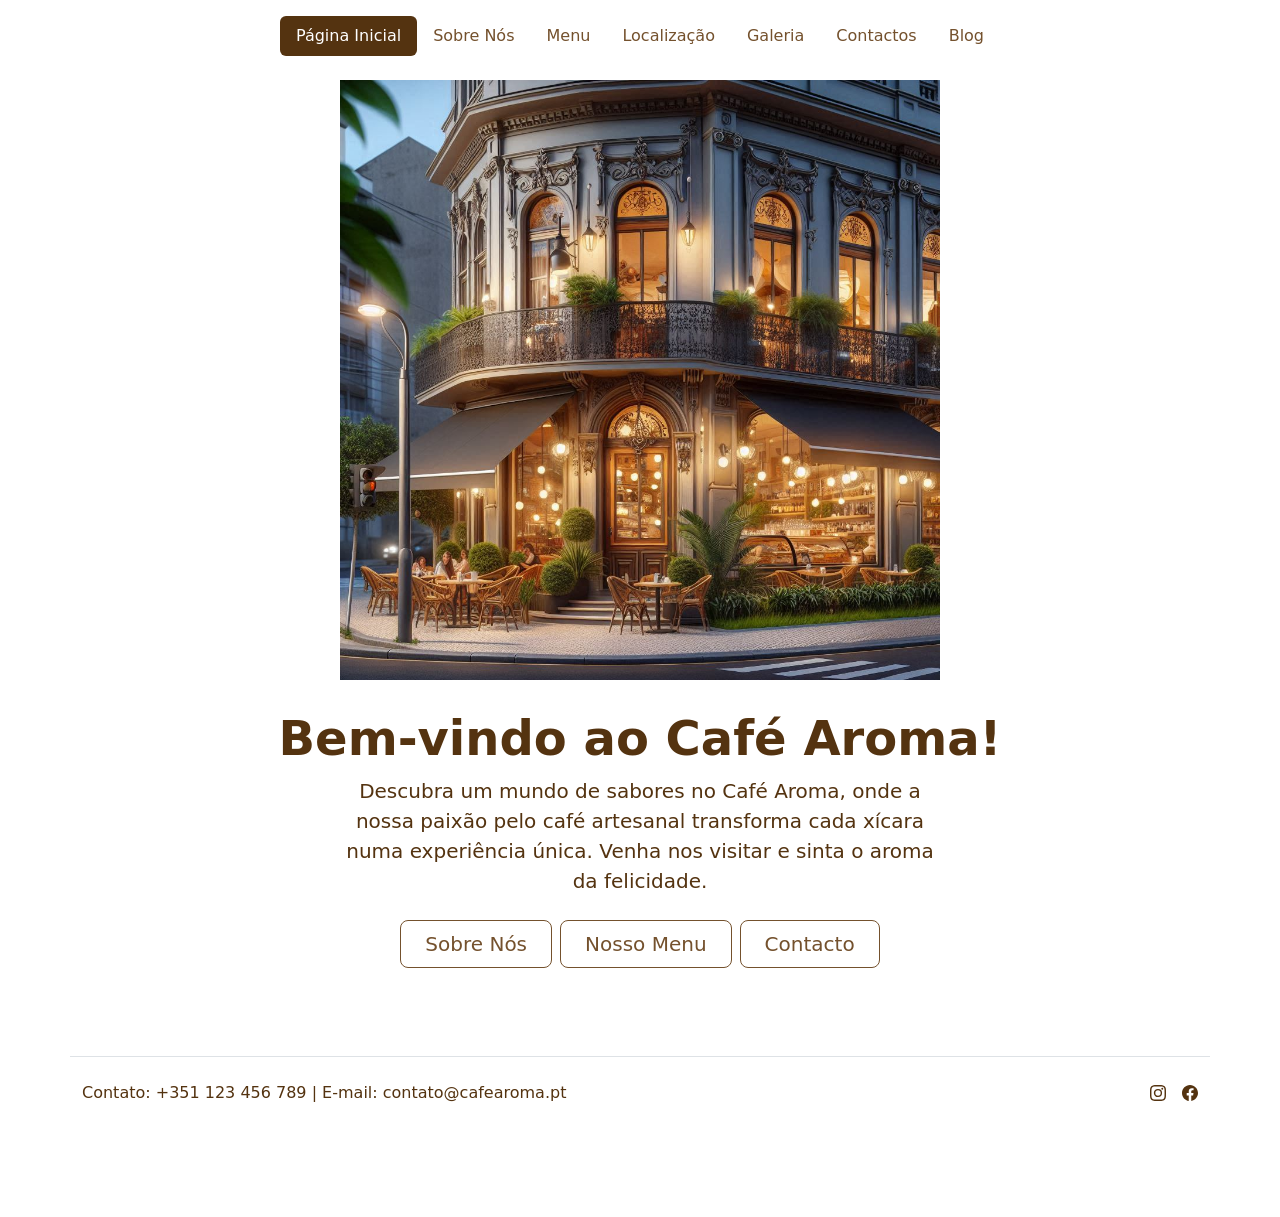
<file: index.html>
<!DOCTYPE html>
<html lang="pt">

<head>
    <meta charset="UTF-8">
    <meta name="viewport" content="width=device-width, initial-scale=1.0">
    <title>Café Aroma – Website de Cafetaria Artesanal</title>
    <link href="https://cdn.jsdelivr.net/npm/bootstrap@5.3.3/dist/css/bootstrap.min.css" rel="stylesheet" integrity="sha384-QWTKZyjpPEjISv5WaRU9OFeRpok6YctnYmDr5pNlyT2bRjXh0JMhjY6hW+ALEwIH" crossorigin="anonymous">
    <link rel="stylesheet" href="./style.css">
</head>

<body>
<section id="navbar">
    <div class="container">
        <header class="d-flex justify-content-center py-3">
          <ul class="nav nav-pills">
            <li class="nav-item"><a href="#" class="nav-link active" aria-current="page">Página Inicial</a></li>
            <li class="nav-item"><a href="about.html" class="nav-link">Sobre Nós</a></li>
            <li class="nav-item"><a href="menu.html" class="nav-link">Menu</a></li>
            <li class="nav-item"><a href="Location.html" class="nav-link">Localização</a></li>
            <li class="nav-item"><a href="gallery.html" class="nav-link">Galeria</a></li>
            <li class="nav-item"><a href="contacts.html" class="nav-link">Contactos</a></li>
            <li class="nav-item"><a href="blog.html" class="nav-link">Blog</a></li>
          </ul>
        </header>
      </div>
</section>

<section id="banner">
    <div class="px-4 pb-5 mt-2 mb-3 text-center">
        <img class="d-block mx-auto mb-4" src="./images/exterior-do-cafe.png" alt="Exterior do café" height="600">
        <h1 class="display-5 fw-bold text-body-emphasis" style="color: #543310 !important;">Bem-vindo ao Café Aroma!</h1>
        <div class="col-lg-6 mx-auto">
          <p class="lead mb-4" style="color: #543310 !important;">Descubra um mundo de sabores no Café Aroma, onde a nossa paixão pelo café artesanal transforma cada xícara numa experiência única. Venha nos visitar e sinta o aroma da felicidade.</p>
          <div class="d-grid gap-2 d-sm-flex justify-content-sm-center">
            <button type="button" class="btn btn-primary btn-lg px-4 gap-3">Sobre Nós</button>
            <button type="button" class="btn btn-outline-secondary btn-lg px-4">Nosso Menu</button>
            <button type="button" class="btn btn-outline-secondary btn-lg px-4">Contacto</button>
          </div>
        </div>
      </div>
</section>

<section id="footer">
    <div class="container">
        <footer class="pb-5">
          <div class="row">
          <div class="d-flex flex-column flex-sm-row justify-content-between py-4 my-4 border-top">
            <p style="color: #543310;">Contato: +351 123 456 789 | E-mail: contato@cafearoma.pt</p>
            <ul class="list-unstyled d-flex">
              <li class="ms-3"><a class="link-body-emphasis" href="#"><svg xmlns="http://www.w3.org/2000/svg" width="16" height="16" fill="#543310" class="bi bi-instagram" viewBox="0 0 16 16">
                <path d="M8 0C5.829 0 5.556.01 4.703.048 3.85.088 3.269.222 2.76.42a3.9 3.9 0 0 0-1.417.923A3.9 3.9 0 0 0 .42 2.76C.222 3.268.087 3.85.048 4.7.01 5.555 0 5.827 0 8.001c0 2.172.01 2.444.048 3.297.04.852.174 1.433.372 1.942.205.526.478.972.923 1.417.444.445.89.719 1.416.923.51.198 1.09.333 1.942.372C5.555 15.99 5.827 16 8 16s2.444-.01 3.298-.048c.851-.04 1.434-.174 1.943-.372a3.9 3.9 0 0 0 1.416-.923c.445-.445.718-.891.923-1.417.197-.509.332-1.09.372-1.942C15.99 10.445 16 10.173 16 8s-.01-2.445-.048-3.299c-.04-.851-.175-1.433-.372-1.941a3.9 3.9 0 0 0-.923-1.417A3.9 3.9 0 0 0 13.24.42c-.51-.198-1.092-.333-1.943-.372C10.443.01 10.172 0 7.998 0zm-.717 1.442h.718c2.136 0 2.389.007 3.232.046.78.035 1.204.166 1.486.275.373.145.64.319.92.599s.453.546.598.92c.11.281.24.705.275 1.485.039.843.047 1.096.047 3.231s-.008 2.389-.047 3.232c-.035.78-.166 1.203-.275 1.485a2.5 2.5 0 0 1-.599.919c-.28.28-.546.453-.92.598-.28.11-.704.24-1.485.276-.843.038-1.096.047-3.232.047s-2.39-.009-3.233-.047c-.78-.036-1.203-.166-1.485-.276a2.5 2.5 0 0 1-.92-.598 2.5 2.5 0 0 1-.6-.92c-.109-.281-.24-.705-.275-1.485-.038-.843-.046-1.096-.046-3.233s.008-2.388.046-3.231c.036-.78.166-1.204.276-1.486.145-.373.319-.64.599-.92s.546-.453.92-.598c.282-.11.705-.24 1.485-.276.738-.034 1.024-.044 2.515-.045zm4.988 1.328a.96.96 0 1 0 0 1.92.96.96 0 0 0 0-1.92m-4.27 1.122a4.109 4.109 0 1 0 0 8.217 4.109 4.109 0 0 0 0-8.217m0 1.441a2.667 2.667 0 1 1 0 5.334 2.667 2.667 0 0 1 0-5.334"/>
              </svg></a></li>
              <li class="ms-3"><a class="link-body-emphasis" href="#"><svg xmlns="http://www.w3.org/2000/svg" width="16" height="16" fill="#543310" class="bi bi-facebook" viewBox="0 0 16 16">
                <path d="M16 8.049c0-4.446-3.582-8.05-8-8.05C3.58 0-.002 3.603-.002 8.05c0 4.017 2.926 7.347 6.75 7.951v-5.625h-2.03V8.05H6.75V6.275c0-2.017 1.195-3.131 3.022-3.131.876 0 1.791.157 1.791.157v1.98h-1.009c-.993 0-1.303.621-1.303 1.258v1.51h2.218l-.354 2.326H9.25V16c3.824-.604 6.75-3.934 6.75-7.951"/>
              </svg></a></li>
            </ul>
          </div>
          </div>
        </footer>
      </div>
</section>
</body>
</html>
</file>
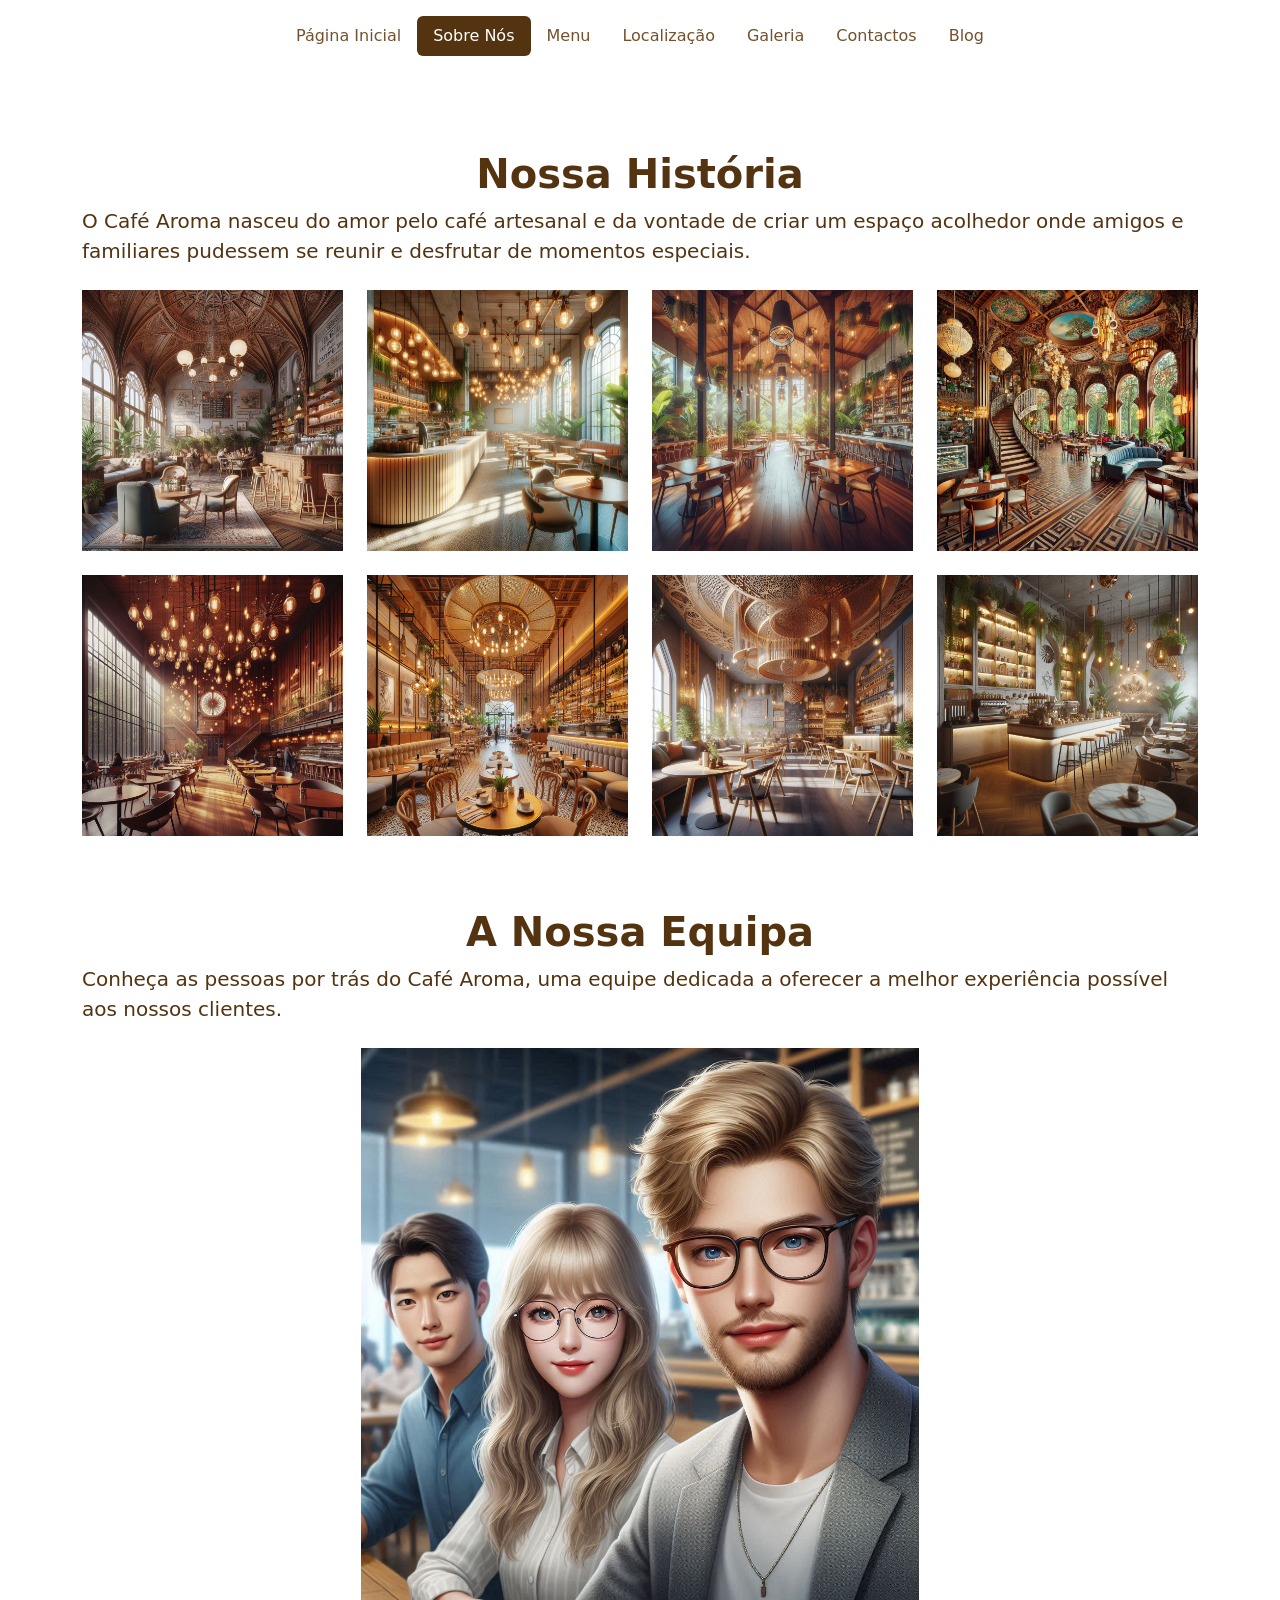
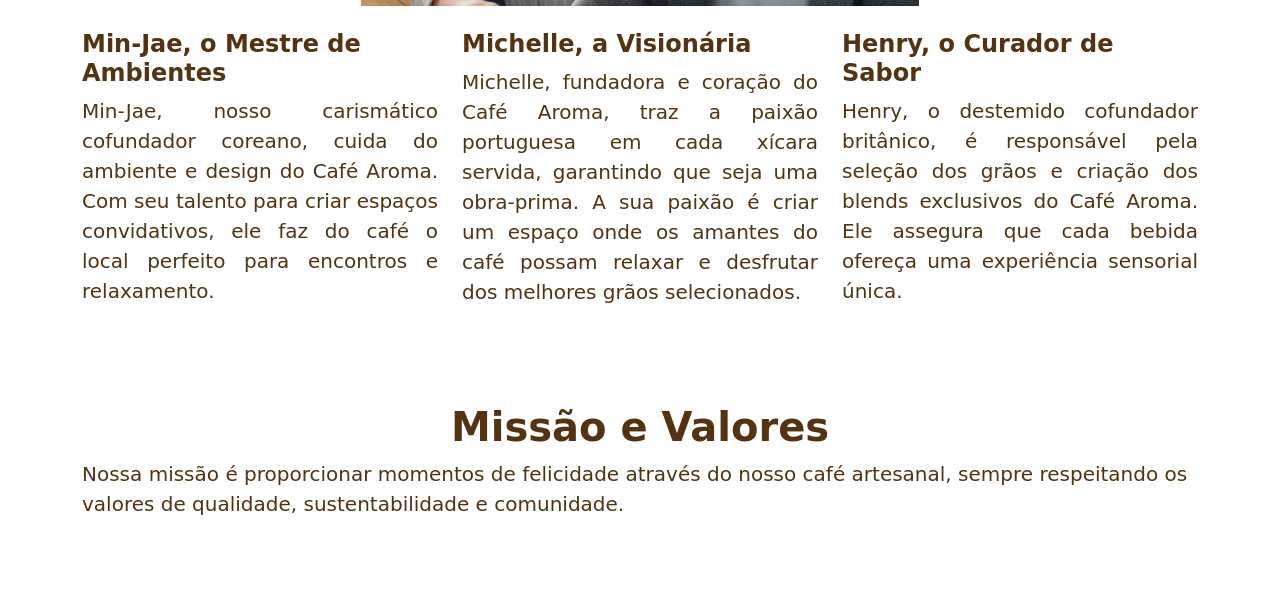
<file: about.html>
<!DOCTYPE html>
<html lang="pt">

<head>
    <meta charset="UTF-8">
    <meta name="viewport" content="width=device-width, initial-scale=1.0">
    <title>Sobre Nós</title>
    <link href="https://cdn.jsdelivr.net/npm/bootstrap@5.3.3/dist/css/bootstrap.min.css" rel="stylesheet" integrity="sha384-QWTKZyjpPEjISv5WaRU9OFeRpok6YctnYmDr5pNlyT2bRjXh0JMhjY6hW+ALEwIH" crossorigin="anonymous">
    <link rel="stylesheet" href="./style.css">
</head>

<body>
    <section id="navbar">
        <div class="container">
            <header class="d-flex justify-content-center py-3">
              <ul class="nav nav-pills">
                <li class="nav-item"><a href="index.html" class="nav-link">Página Inicial</a></li>
                <li class="nav-item"><a href="#" class="nav-link active" aria-current="page">Sobre Nós</a></li>
                <li class="nav-item"><a href="menu.html" class="nav-link">Menu</a></li>
                <li class="nav-item"><a href="Location.html" class="nav-link">Localização</a></li>
                <li class="nav-item"><a href="gallery.html" class="nav-link">Galeria</a></li>
                <li class="nav-item"><a href="contacts.html" class="nav-link">Contactos</a></li>
                <li class="nav-item"><a href="blog.html" class="nav-link">Blog</a></li>
              </ul>
            </header>
          </div>
    </section>

    <section class="history py-5">
        <div class="container">
            <!--Introdução-->
            <h1 class="display-6 fw-bold text-body-emphasis" style="color: #543310 !important;">Nossa História</h1>
            <p class="lead mb-4" style="color: #543310 !important;">O Café Aroma nasceu do amor pelo café artesanal e da vontade de criar um espaço acolhedor onde amigos e familiares pudessem se reunir e desfrutar de momentos especiais.</p>
            <!--Imagens do Café-->
            <div class="row">
                <div class="col-md-3 mb-4">
                    <img src="images/interior 1.png" class="img-fluid" alt="Interior 1">
                </div>
                <div class="col-md-3 mb-4">
                    <img src="images/interior 2.png" class="img-fluid" alt="Interior 2">
                </div>
                <div class="col-md-3 mb-4">
                    <img src="images/interior 3.png" class="img-fluid" alt="Interior 3">
                </div>
                <div class="col-md-3 mb-4">
                    <img src="images/interior 4.png" class="img-fluid" alt="Interior 4">
                </div>
                <div class="col-md-3 mb-4">
                    <img src="images/interior 5.png" class="img-fluid" alt="Interior 5">
                </div>
                <div class="col-md-3 mb-4">
                    <img src="images/interior 6.png" class="img-fluid" alt="Interior 6">
                </div>
                <div class="col-md-3 mb-4">
                    <img src="images/interior 7.png" class="img-fluid" alt="Interior 7">
                </div>
                <div class="col-md-3 mb-4">
                    <img src="images/interior 8.png" class="img-fluid" alt="Interior 8">
                </div>
            </div>
            <!--Intro da equipa-->
            <h1 class="display-6 fw-bold text-body-emphasis mt-5" style="color: #543310 !important;">A Nossa Equipa</h1>
            <p class="lead mb-4" style="color: #543310 !important;">Conheça as pessoas por trás do Café Aroma, uma equipe dedicada a oferecer a melhor experiência possível aos nossos clientes.</p>
            <!--Foto da equipa-->
            <div class="row"> 
                <div class="col-12 mb-4"> 
                    <img src="images/us 3.png" class="img-fluid team-image" alt="Equipe do Café Aroma"> 
                </div> 
            </div>
            <!--Textos da equipa-->
            <div class="row">
                <div class="col-md-4 mb-4">
                    <h4 class="display-7 fw-bold text-body-emphasis" style="color: #543310 !important;">Min-Jae, o Mestre de Ambientes</h4>
                    <p class="lead mb-4 text-justify" style="color: #543310 !important;">Min-Jae, nosso carismático cofundador coreano, cuida do ambiente e design do Café Aroma. Com seu talento para criar espaços convidativos, ele faz do café o local perfeito para encontros e relaxamento.</p>
                </div>
                <div class="col-md-4 mb-4">
                    <h4 class="display-7 fw-bold text-body-emphasis" style="color: #543310 !important;">Michelle, a Visionária</h4>
                    <p class="lead mb-4 text-justify" style="color: #543310 !important;">Michelle, fundadora e coração do Café Aroma, traz a paixão portuguesa em cada xícara servida, garantindo que seja uma obra-prima. A sua paixão é criar um espaço onde os amantes do café possam relaxar e desfrutar dos melhores grãos selecionados.</p>
                </div>
                <div class="col-md-4 mb-4">
                    <h4 class="display-7 fw-bold text-body-emphasis" style="color: #543310 !important;">Henry, o Curador de Sabor</h4>
                    <p class="lead mb-4 text-justify" style="color: #543310 !important;">Henry, o destemido cofundador britânico, é responsável pela seleção dos grãos e criação dos blends exclusivos do Café Aroma. Ele assegura que cada bebida ofereça uma experiência sensorial única.</p>
                </div>
            </div>
            <!--Missao e valores-->
            <h1 class="display-6 fw-bold text-body-emphasis mt-5" style="color: #543310 !important;">Missão e Valores</h1>
            <p class="lead mb-4" style="color: #543310 !important;">Nossa missão é proporcionar momentos de felicidade através do nosso café artesanal, sempre respeitando os valores de qualidade, sustentabilidade e comunidade.</p>
        </div>
    </section>




</body>

</html>
</file>
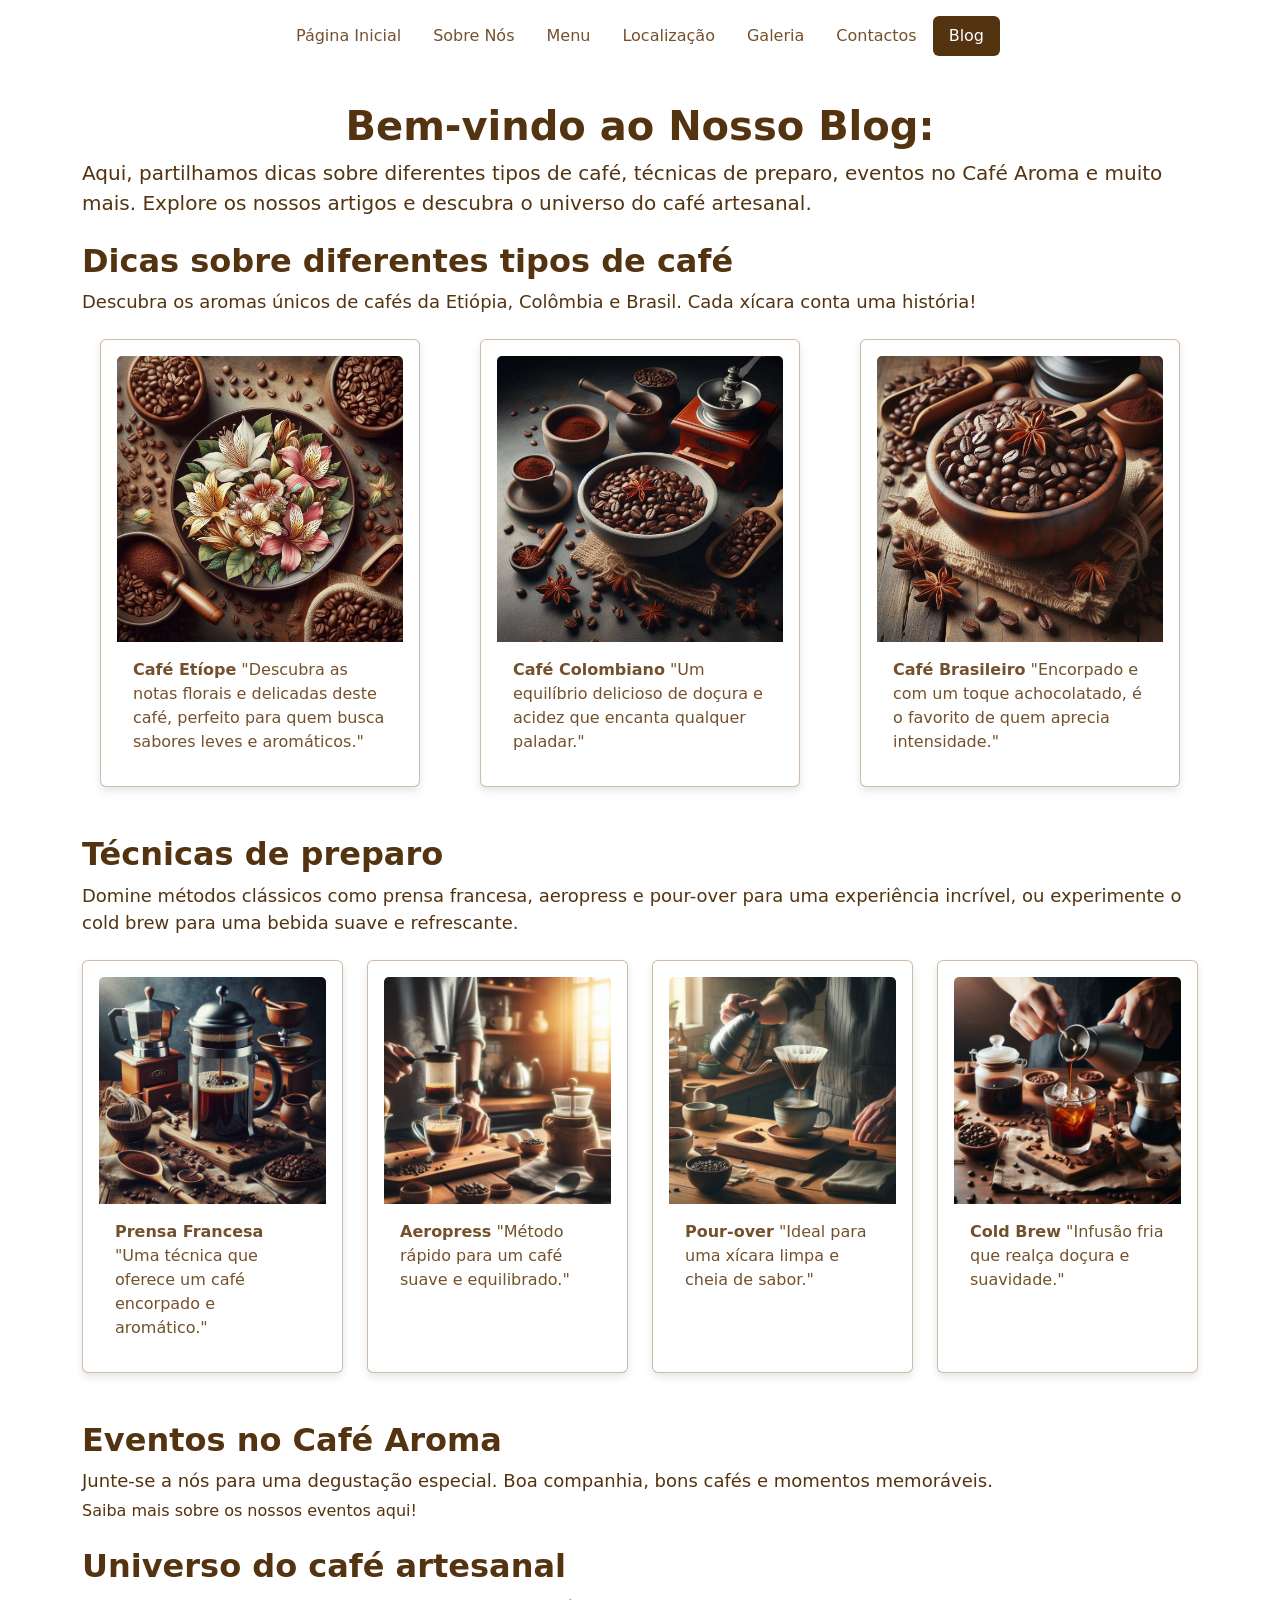
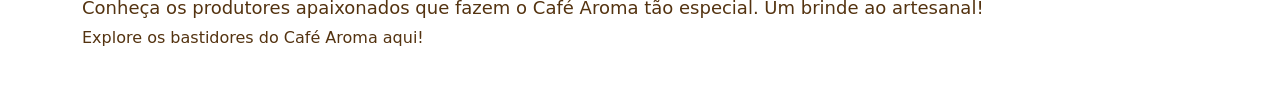
<file: blog.html>
<!DOCTYPE html>
<html lang="pt">

<head>
    <meta charset="UTF-8">
    <meta name="viewport" content="width=device-width, initial-scale=1.0">
    <title>Menu</title>
    <link href="https://cdn.jsdelivr.net/npm/bootstrap@5.3.3/dist/css/bootstrap.min.css" rel="stylesheet" integrity="sha384-QWTKZyjpPEjISv5WaRU9OFeRpok6YctnYmDr5pNlyT2bRjXh0JMhjY6hW+ALEwIH" crossorigin="anonymous">
    <link rel="stylesheet" href="./style.css">
</head>

<body>
    <section id="navbar">
        <div class="container">
            <header class="d-flex justify-content-center py-3">
              <ul class="nav nav-pills">
                <li class="nav-item"><a href="index.html" class="nav-link">Página Inicial</a></li>
                <li class="nav-item"><a href="about.html" class="nav-link">Sobre Nós</a></li>
                <li class="nav-item"><a href="menu.html" class="nav-link">Menu</a></li>
                <li class="nav-item"><a href="Location.html" class="nav-link">Localização</a></li>
                <li class="nav-item"><a href="gallery.html" class="nav-link " >Galeria</a></li>
                <li class="nav-item"><a href="contacts.html" class="nav-link">Contactos</a></li>
                <li class="nav-item"><a href="#" class="nav-link active" aria-current="page">Blog</a></li>
              </ul>
            </header>
          </div>
    </section>

    <section id="body" class="mb-5">
      <div class="container">
        <h1 class="display-6 fw-bold text-body-emphasis" style="color: #543310 !important;">Bem-vindo ao Nosso Blog:</h1>
        <p class="lead mb-4" style="color: #543310 !important;">Aqui, partilhamos dicas sobre diferentes tipos de café, técnicas de preparo, eventos no Café Aroma e muito mais. Explore os nossos artigos e descubra o universo do café artesanal.</p>   
        <!--Dicas-->
        <h2>Dicas sobre diferentes tipos de café</h2>
        <p>Descubra os aromas únicos de cafés da Etiópia, Colômbia e Brasil. Cada xícara conta uma história!</p>
        <div class="row justify-content-center">
          <div class="col-md-4 d-flex">
            <div class="card flex-grow-1">
              <img src="images/cafes/café da Etiópia.png" class="card-img-top" alt="Café da Etiópia">
              <div class="card-body">
                <p class="card-text"><strong>Café Etíope</strong> "Descubra as notas florais e delicadas deste café, perfeito para quem busca sabores leves e aromáticos."</p>
              </div>
            </div>
          </div>
          <div class="col-md-4 d-flex">
            <div class="card flex-grow-1">
              <img src="images/cafes/café da Colômbia.png" class="card-img-top" alt="Café da Colômbia">
              <div class="card-body">
                <p class="card-text"><strong>Café Colombiano</strong> "Um equilíbrio delicioso de doçura e acidez que encanta qualquer paladar."</p>
              </div>
            </div>
          </div>
          <div class="col-md-4 d-flex">
            <div class="card flex-grow-1">
              <img src="images/cafes/café do Brasil.png" class="card-img-top" alt="Café do Brasil">
              <div class="card-body">
                <p class="card-text"><strong>Café Brasileiro</strong> "Encorpado e com um toque achocolatado, é o favorito de quem aprecia intensidade."</p>
              </div>
            </div>
          </div>
        </div>
        <!--Métodos-->
        <h2>Técnicas de preparo</h2>
        <p>Domine métodos clássicos como prensa francesa, aeropress e pour-over para uma experiência incrível, ou experimente o cold brew para uma bebida suave e refrescante.</p>
        <div class="row justify-content-center">
          <div class="col-md-3 d-flex">
            <div class="card flex-grow-1">
              <img src="images/metodos/método prensa francesa.png" class="card-img-top" alt="Prensa francesa">
              <div class="card-body">
                <p class="card-text"><strong>Prensa Francesa</strong> "Uma técnica que oferece um café encorpado e aromático."</p>
              </div>
            </div>
          </div>
          <div class="col-md-3 d-flex">
            <div class="card flex-grow-1">
              <img src="images/metodos/método aeropress.png" class="card-img-top" alt="Aeropress">
              <div class="card-body">
                <p class="card-text"><strong>Aeropress</strong> "Método rápido para um café suave e equilibrado."</p>
              </div>
            </div>
          </div>
          <div class="col-md-3 d-flex">
            <div class="card flex-grow-1">
              <img src="images/metodos/método pour-over.png" class="card-img-top" alt="Pour-over">
              <div class="card-body">
                <p class="card-text"><strong>Pour-over</strong> "Ideal para uma xícara limpa e cheia de sabor."</p>
              </div>
            </div>
          </div>
          <div class="col-md-3 d-flex">
            <div class="card flex-grow-1">
              <img src="images/metodos/método cold brew.png" class="card-img-top" alt="Cold Brew">
              <div class="card-body">
                <p class="card-text"><strong>Cold Brew</strong> "Infusão fria que realça doçura e suavidade."</p>
              </div>
            </div>
          </div>
        </div>
        <!--Eventos-->
        <h2>Eventos no Café Aroma</h2>
        <p style="margin-bottom: 5px;">Junte-se a nós para uma degustação especial. Boa companhia, bons cafés e momentos memoráveis.</p>
        <a href="gallery.html" style=" margin-top: 2px; text-decoration: none; color: #543310;" onmouseover="this.style.textDecoration='underline';" onmouseout="this.style.textDecoration='none';">Saiba mais sobre os nossos eventos aqui!</a>
        <!--Universo-->
        <h2>Universo do café artesanal</h2>
        <p style="margin-bottom: 5px;">Conheça os produtores apaixonados que fazem o Café Aroma tão especial. Um brinde ao artesanal!</p>
        <a href="about.html" style=" margin-top: 2px; text-decoration: none; color: #543310;" onmouseover="this.style.textDecoration='underline';" onmouseout="this.style.textDecoration='none';">Explore os bastidores do Café Aroma aqui!</a>
        
      </div>
    </section>

</body>
</html>
</file>
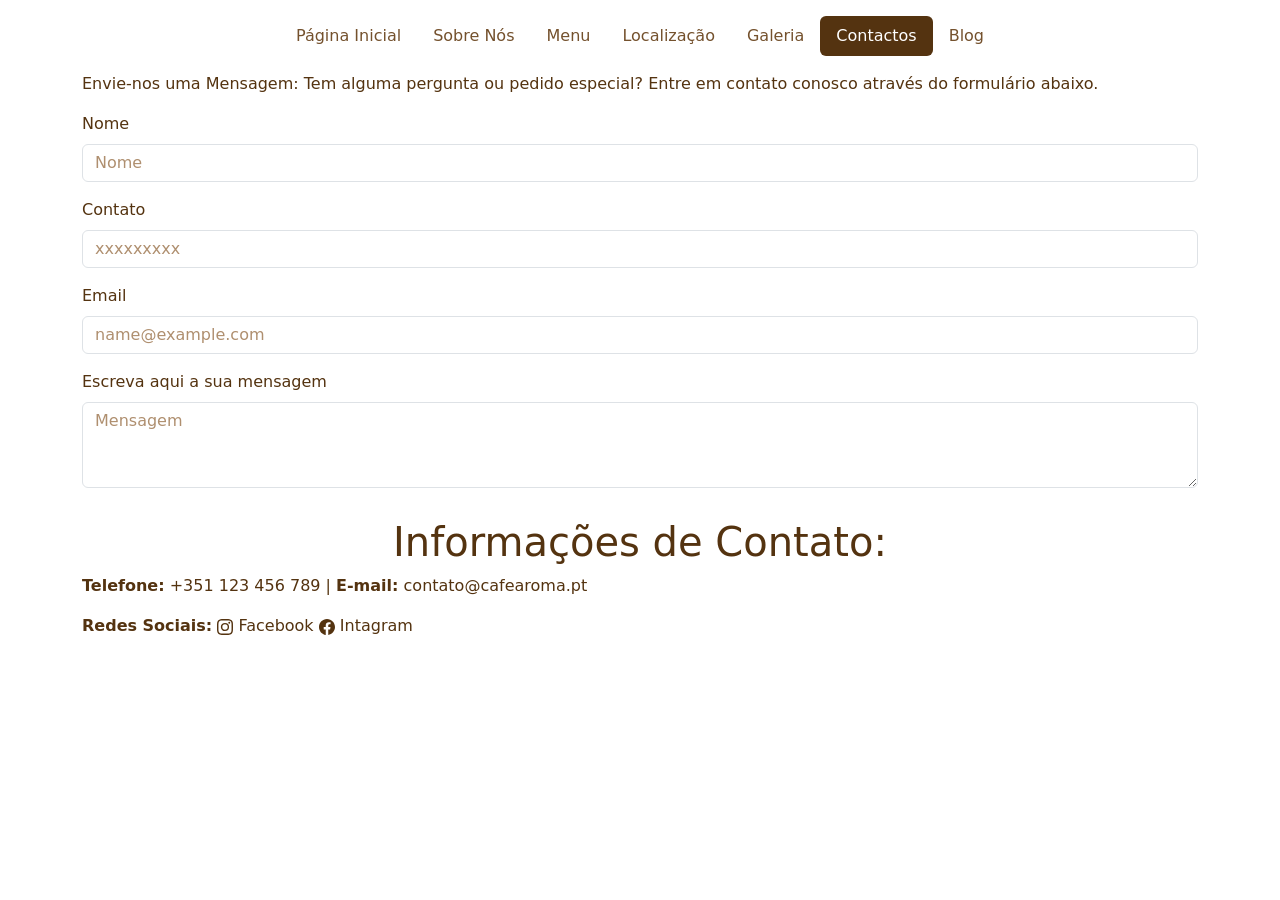
<file: contacts.html>
<!DOCTYPE html>
<html lang="pt">

<head>
    <meta charset="UTF-8">
    <meta name="viewport" content="width=device-width, initial-scale=1.0">
    <title>Menu</title>
    <link href="https://cdn.jsdelivr.net/npm/bootstrap@5.3.3/dist/css/bootstrap.min.css" rel="stylesheet" integrity="sha384-QWTKZyjpPEjISv5WaRU9OFeRpok6YctnYmDr5pNlyT2bRjXh0JMhjY6hW+ALEwIH" crossorigin="anonymous">
    <link rel="stylesheet" href="./style.css">
</head>

<body>
    <section id="navbar">
        <div class="container">
            <header class="d-flex justify-content-center py-3">
              <ul class="nav nav-pills">
                <li class="nav-item"><a href="index.html" class="nav-link">Página Inicial</a></li>
                <li class="nav-item"><a href="about.html" class="nav-link">Sobre Nós</a></li>
                <li class="nav-item"><a href="menu.html" class="nav-link">Menu</a></li>
                <li class="nav-item"><a href="Location.html" class="nav-link">Localização</a></li>
                <li class="nav-item"><a href="gallery.html" class="nav-link">Galeria</a></li>
                <li class="nav-item"><a href="#" class="nav-link active" aria-current="page">Contactos</a></li>
                <li class="nav-item"><a href="blog.html" class="nav-link">Blog</a></li>
              </ul>
            </header>
          </div>
    </section>

    <section id="form">
      <div class="container">
        <div class="mb-3">
            <p style="color: #543310">Envie-nos uma Mensagem: Tem alguma pergunta ou pedido especial? Entre em contato conosco através do formulário abaixo.</p>
        </div>
        <div class="mb-3">
          <label style="color: #543310;" for="FormControlInput1" class="form-label">Nome</label>
          <input type="name" class="form-control" id="FormControlInput1" placeholder="Nome">
        </div>
        <div class="mb-3">
          <label style="color: #543310;" for="FormControlInput2" class="form-label">Contato</label>
          <input type="contact" class="form-control" id="FormControlInput1" placeholder="xxxxxxxxx">
        </div>
        <div class="mb-3">
          <label style="color: #543310;" for="FormControlInput3" class="form-label">Email</label>
          <input type="email" class="form-control" id="FormControlInput1" placeholder="name@example.com">
        </div>
        <div class="mb-3">
          <label style="color: #543310;" for="FormControlTextarea1" class="form-label">Escreva aqui a sua mensagem</label>
          <textarea class="form-control" id="FormControlTextarea1" rows="3" placeholder="Mensagem"></textarea>
        </div>
      </div>
    </section>

    <section id="contato">
      <div class="container">
        <h1 style="color: #543310;">Informações de Contato:</h1>
        <p style="color: #543310;"><b>Telefone:</b> +351 123 456 789 | <b>E-mail:</b> contato@cafearoma.pt</p>
        <p style="color: #543310"><b>Redes Sociais:</b>
          <a class="custom-link" href="#" ><svg xmlns="http://www.w3.org/2000/svg" width="16" height="16" fill="#543310" class="bi bi-instagram" viewBox="0 0 16 16">
          <path d="M8 0C5.829 0 5.556.01 4.703.048 3.85.088 3.269.222 2.76.42a3.9 3.9 0 0 0-1.417.923A3.9 3.9 0 0 0 .42 2.76C.222 3.268.087 3.85.048 4.7.01 5.555 0 5.827 0 8.001c0 2.172.01 2.444.048 3.297.04.852.174 1.433.372 1.942.205.526.478.972.923 1.417.444.445.89.719 1.416.923.51.198 1.09.333 1.942.372C5.555 15.99 5.827 16 8 16s2.444-.01 3.298-.048c.851-.04 1.434-.174 1.943-.372a3.9 3.9 0 0 0 1.416-.923c.445-.445.718-.891.923-1.417.197-.509.332-1.09.372-1.942C15.99 10.445 16 10.173 16 8s-.01-2.445-.048-3.299c-.04-.851-.175-1.433-.372-1.941a3.9 3.9 0 0 0-.923-1.417A3.9 3.9 0 0 0 13.24.42c-.51-.198-1.092-.333-1.943-.372C10.443.01 10.172 0 7.998 0zm-.717 1.442h.718c2.136 0 2.389.007 3.232.046.78.035 1.204.166 1.486.275.373.145.64.319.92.599s.453.546.598.92c.11.281.24.705.275 1.485.039.843.047 1.096.047 3.231s-.008 2.389-.047 3.232c-.035.78-.166 1.203-.275 1.485a2.5 2.5 0 0 1-.599.919c-.28.28-.546.453-.92.598-.28.11-.704.24-1.485.276-.843.038-1.096.047-3.232.047s-2.39-.009-3.233-.047c-.78-.036-1.203-.166-1.485-.276a2.5 2.5 0 0 1-.92-.598 2.5 2.5 0 0 1-.6-.92c-.109-.281-.24-.705-.275-1.485-.038-.843-.046-1.096-.046-3.233s.008-2.388.046-3.231c.036-.78.166-1.204.276-1.486.145-.373.319-.64.599-.92s.546-.453.92-.598c.282-.11.705-.24 1.485-.276.738-.034 1.024-.044 2.515-.045zm4.988 1.328a.96.96 0 1 0 0 1.92.96.96 0 0 0 0-1.92m-4.27 1.122a4.109 4.109 0 1 0 0 8.217 4.109 4.109 0 0 0 0-8.217m0 1.441a2.667 2.667 0 1 1 0 5.334 2.667 2.667 0 0 1 0-5.334"/>
          </svg> Facebook</a>
          <a class="custom-link" href="#"><svg xmlns="http://www.w3.org/2000/svg" width="16" height="16" fill="#543310" class="bi bi-facebook" viewBox="0 0 16 16">
            <path d="M16 8.049c0-4.446-3.582-8.05-8-8.05C3.58 0-.002 3.603-.002 8.05c0 4.017 2.926 7.347 6.75 7.951v-5.625h-2.03V8.05H6.75V6.275c0-2.017 1.195-3.131 3.022-3.131.876 0 1.791.157 1.791.157v1.98h-1.009c-.993 0-1.303.621-1.303 1.258v1.51h2.218l-.354 2.326H9.25V16c3.824-.604 6.75-3.934 6.75-7.951"/>
          </svg> Intagram</a>
        </p>
      </div>
      
    </section>
</body>
</html>
</file>
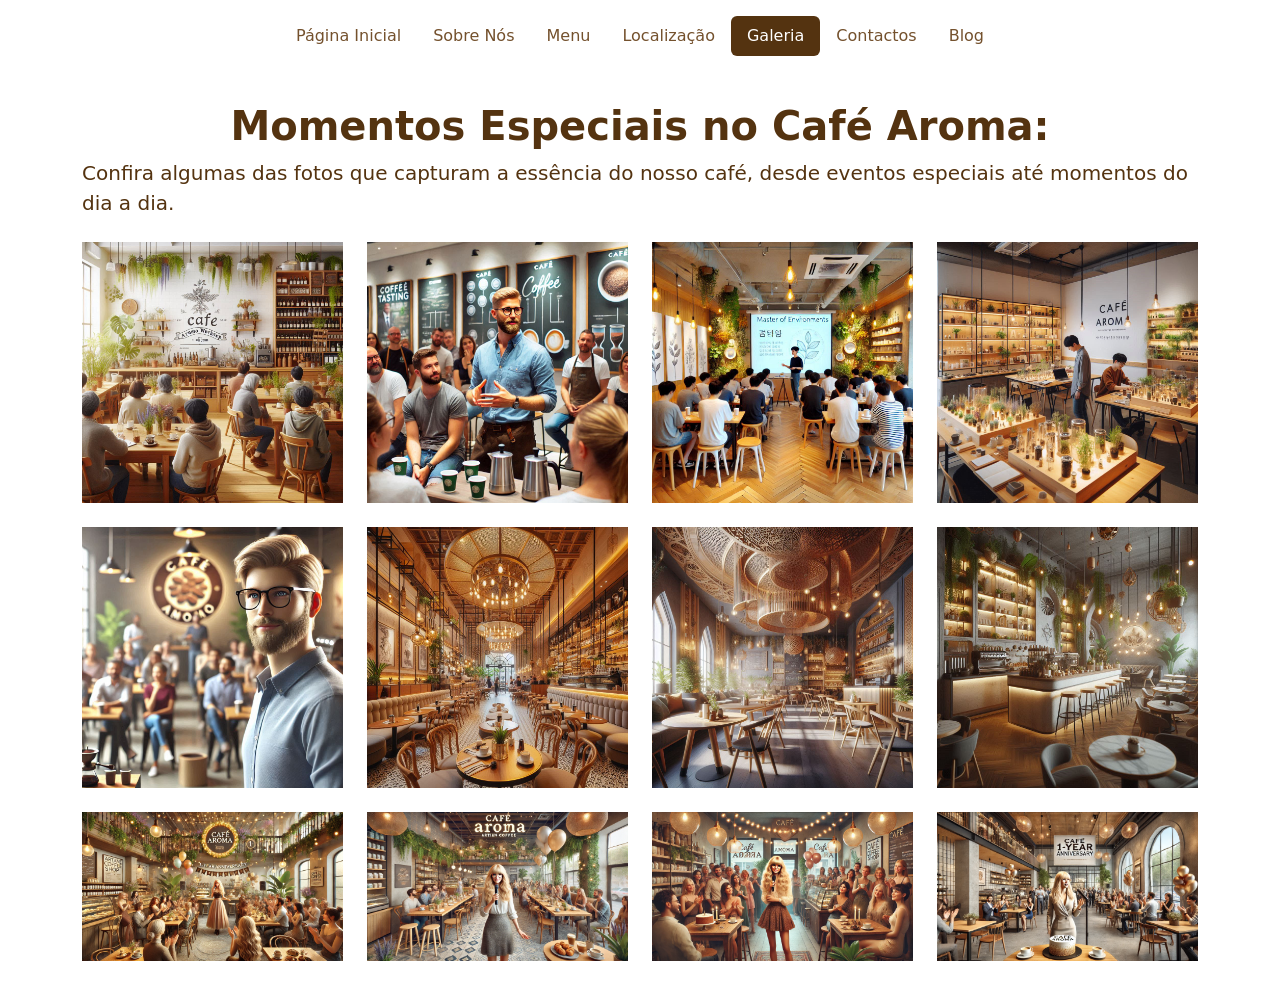
<file: gallery.html>
<!DOCTYPE html>
<html lang="pt">

<head>
    <meta charset="UTF-8">
    <meta name="viewport" content="width=device-width, initial-scale=1.0">
    <title>Menu</title>
    <link href="https://cdn.jsdelivr.net/npm/bootstrap@5.3.3/dist/css/bootstrap.min.css" rel="stylesheet" integrity="sha384-QWTKZyjpPEjISv5WaRU9OFeRpok6YctnYmDr5pNlyT2bRjXh0JMhjY6hW+ALEwIH" crossorigin="anonymous">
    <link rel="stylesheet" href="./style.css">
</head>

<body>
    <section id="navbar">
        <div class="container">
            <header class="d-flex justify-content-center py-3">
              <ul class="nav nav-pills">
                <li class="nav-item"><a href="index.html" class="nav-link">Página Inicial</a></li>
                <li class="nav-item"><a href="about.html" class="nav-link">Sobre Nós</a></li>
                <li class="nav-item"><a href="menu.html" class="nav-link">Menu</a></li>
                <li class="nav-item"><a href="Location.html" class="nav-link">Localização</a></li>
                <li class="nav-item"><a href="#" class="nav-link active" aria-current="page">Galeria</a></li>
                <li class="nav-item"><a href="contacts.html" class="nav-link">Contactos</a></li>
                <li class="nav-item"><a href="blog.html" class="nav-link">Blog</a></li>
              </ul>
            </header>
          </div>
    </section>

    <section id="galeria">
      <div class="container">
        <!--Introdução-->
        <h1 class="display-6 fw-bold text-body-emphasis" style="color: #543310 !important;">Momentos Especiais no Café Aroma:</h1>
        <p class="lead mb-4" style="color: #543310 !important;">Confira algumas das fotos que capturam a essência do nosso café, desde eventos especiais até momentos do dia a dia.</p>
        <!--Imagens do Café-->
        <div class="row">
            <div class="col-md-3 mb-4">
                <img src="images/eventos/Café Aroma workshop.png" class="img-fluid" alt="Café Aroma workshop">
            </div>
            <div class="col-md-3 mb-4">
                <img src="images/eventos/Coffee tasting event at CAFÉ AROMA.png" class="img-fluid" alt="Coffee tasting event at CAFÉ AROMA">
            </div>
            <div class="col-md-3 mb-4">
                <img src="images/eventos/Workshop no CAFÉ AROMA.png" class="img-fluid" alt="Workshop no CAFÉ AROMA">
            </div>
            <div class="col-md-3 mb-4">
                <img src="images/eventos/Workshop dentro do Café Aroma.png" class="img-fluid" alt="Workshop dentro do Café Aroma">
            </div>
            <div class="col-md-3 mb-4">
                <img src="images/eventos/Coffee tasting event at CAFÉ AROMA 2.png" class="img-fluid" alt="Coffee tasting event at CAFÉ AROMA 2">
            </div>
            <div class="col-md-3 mb-4">
                <img src="images/interior 6.png" class="img-fluid" alt="Interior 6">
            </div>
            <div class="col-md-3 mb-4">
                <img src="images/interior 7.png" class="img-fluid" alt="Interior 7">
            </div>
            <div class="col-md-3 mb-4">
                <img src="images/interior 8.png" class="img-fluid" alt="Interior 8">
            </div>
            <div class="col-md-3 mb-4">
                <img src="images/eventos/1year.webp" class="img-fluid" alt="1 year">
            </div>
            <div class="col-md-3 mb-4">
                <img src="images/eventos/eu palestra.webp" class="img-fluid" alt="palestra">
            </div>
            <div class="col-md-3 mb-4">
                <img src="images/eventos/eu palestra 2.webp" class="img-fluid" alt="palestra">
            </div>
            <div class="col-md-3 mb-4">
                <img src="images/eventos/1 year 2.webp" class="img-fluid" alt="1 year">
            </div>
        </div>
      </div>
    </section>
</body>
</html>
</file>
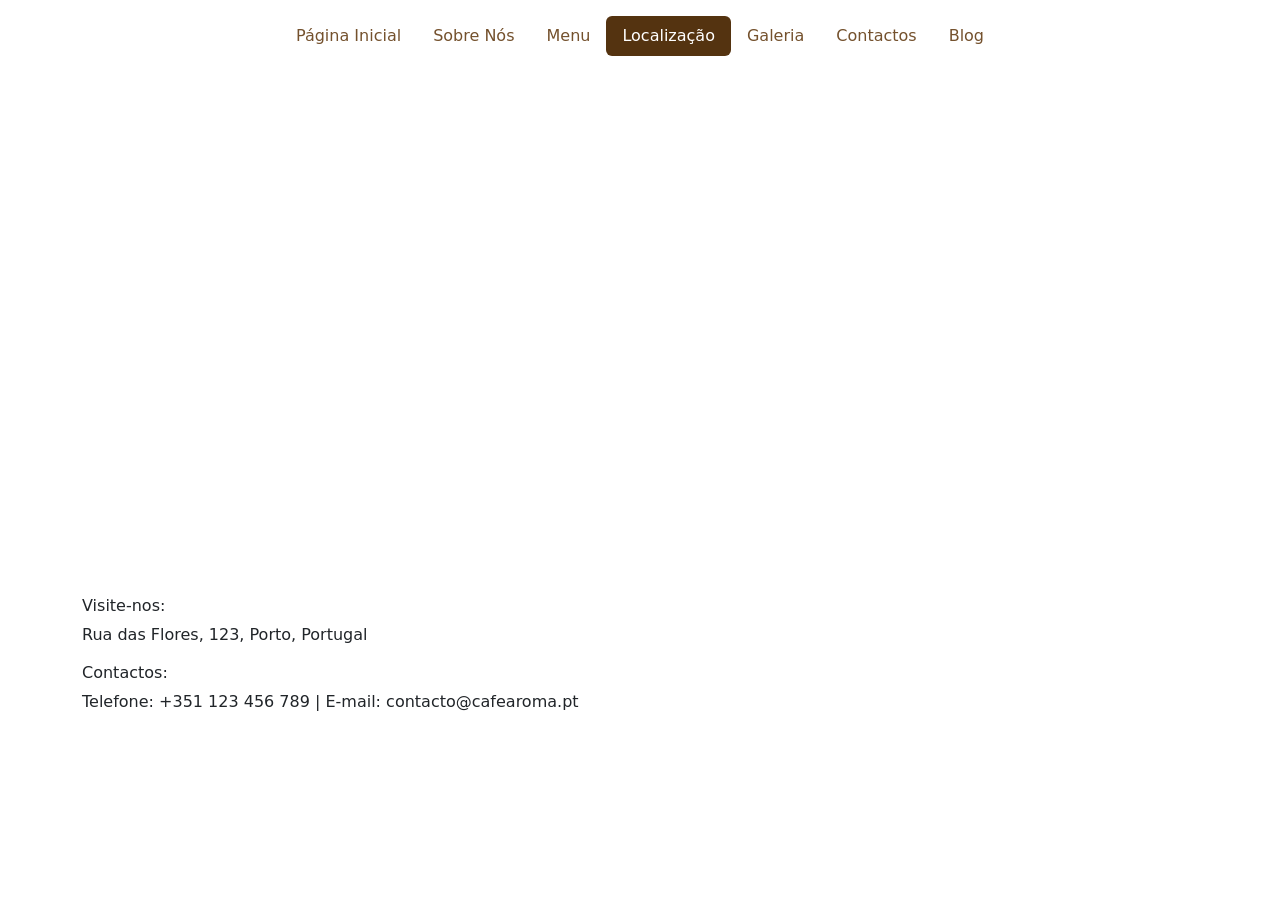
<file: Location.html>
<!DOCTYPE html>
<html lang="pt">

<head>
    <meta charset="UTF-8">
    <meta name="viewport" content="width=device-width, initial-scale=1.0">
    <title>Menu</title>
    <link href="https://cdn.jsdelivr.net/npm/bootstrap@5.3.3/dist/css/bootstrap.min.css" rel="stylesheet" integrity="sha384-QWTKZyjpPEjISv5WaRU9OFeRpok6YctnYmDr5pNlyT2bRjXh0JMhjY6hW+ALEwIH" crossorigin="anonymous">
    <link rel="stylesheet" href="./style.css">
</head>

<body>
    <section id="navbar">
        <div class="container">
            <header class="d-flex justify-content-center py-3">
              <ul class="nav nav-pills">
                <li class="nav-item"><a href="index.html" class="nav-link">Página Inicial</a></li>
                <li class="nav-item"><a href="about.html" class="nav-link">Sobre Nós</a></li>
                <li class="nav-item"><a href="menu.html" class="nav-link">Menu</a></li>
                <li class="nav-item"><a href="#" class="nav-link active" aria-current="page">Localização</a></li>
                <li class="nav-item"><a href="gallery.html" class="nav-link">Galeria</a></li>
                <li class="nav-item"><a href="contacts.html" class="nav-link">Contactos</a></li>
                <li class="nav-item"><a href="blog.html" class="nav-link">Blog</a></li>
              </ul>
            </header>
          </div>
    </section>

    <section id="maps">
        <div class="container">
            <div class="ratio ratio-16x9">
                <iframe src="https://www.google.com/maps/embed?pb=!1m18!1m12!1m3!1d2855.8888020977297!2d-8.615653124134337!3d41.14431567133186!2m3!1f0!2f0!3f0!3m2!1i1024!2i768!4f13.1!3m3!1m2!1s0xd2464e3d46dc967%3A0x1c81de80480513e8!2sR.%20das%20Flores%20123%2C%20Porto!5e1!3m2!1spt-PT!2spt!4v1737578860598!5m2!1spt-PT!2spt" width="600" height="450" style="border:0;" allowfullscreen="" loading="lazy" referrerpolicy="no-referrer-when-downgrade"></iframe>
            </div>
            <div class="info mt-4">
                <h6>Visite-nos: </h6>
                <p>Rua das Flores, 123, Porto, Portugal</p>
                <h6>Contactos: </h6>
                <p>Telefone: +351 123 456 789 | E-mail: contacto@cafearoma.pt</p>
            </div>
        </div>
    </section>
</body>
</html>
</file>
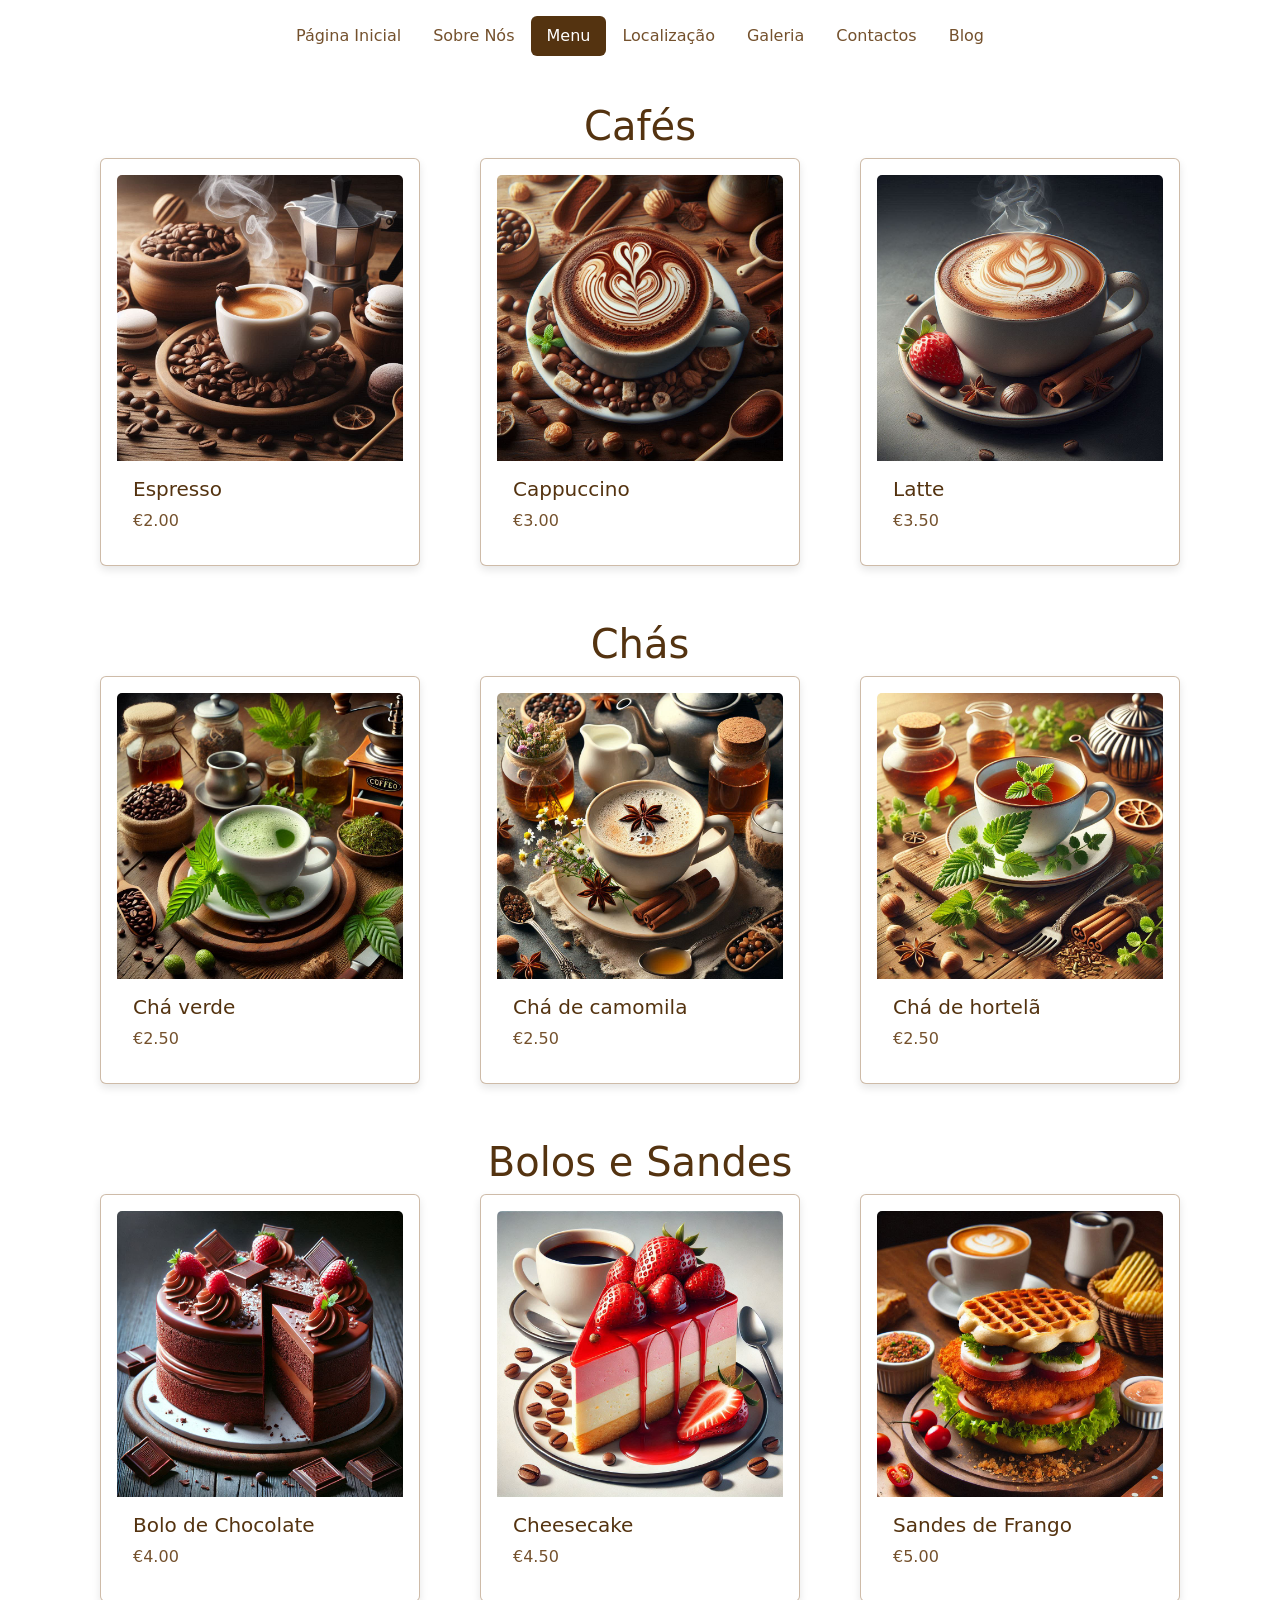
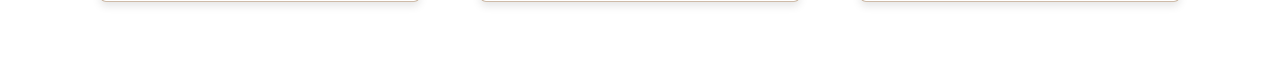
<file: menu.html>
<!DOCTYPE html>
<html lang="pt">

<head>
    <meta charset="UTF-8">
    <meta name="viewport" content="width=device-width, initial-scale=1.0">
    <title>Menu</title>
    <link href="https://cdn.jsdelivr.net/npm/bootstrap@5.3.3/dist/css/bootstrap.min.css" rel="stylesheet" integrity="sha384-QWTKZyjpPEjISv5WaRU9OFeRpok6YctnYmDr5pNlyT2bRjXh0JMhjY6hW+ALEwIH" crossorigin="anonymous">
    <link rel="stylesheet" href="./style.css">
</head>

<body>
    <section id="navbar">
        <div class="container">
            <header class="d-flex justify-content-center py-3">
              <ul class="nav nav-pills">
                <li class="nav-item"><a href="index.html" class="nav-link">Página Inicial</a></li>
                <li class="nav-item"><a href="about.html" class="nav-link">Sobre Nós</a></li>
                <li class="nav-item"><a href="#" class="nav-link active" aria-current="page">Menu</a></li>
                <li class="nav-item"><a href="Location.html" class="nav-link">Localização</a></li>
                <li class="nav-item"><a href="gallery.html" class="nav-link">Galeria</a></li>
                <li class="nav-item"><a href="contacts.html" class="nav-link">Contactos</a></li>
                <li class="nav-item"><a href="blog.html" class="nav-link">Blog</a></li>
              </ul>
            </header>
          </div>
    </section>

    <section id="menu">
      <div class="container mt-4 mb-5">
        <h1>Cafés</h1>
        <div class="row"> 
          <div class="col-sm-4 col-md-4">   
            <div class="card">
              <img src="images/menu/Espresso.png" class="card-img-top" alt="café espresso">
              <div class="card-body">
                <h5>Espresso</h5>
                <p class="card-text">€2.00</p>
              </div>
            </div>
          </div>
          <div class="col-sm-4 col-md-4">
            <div class="card">
              <img src="images/menu/Cappuccino.png" class="card-img-top" alt="Cappuccino">
              <div class="card-body">
                <h5>Cappuccino</h5>
                <p class="card-text">€3.00</p>
              </div>
            </div>
          </div>
          <div class="col-sm-4 col-md-4">
            <div class="card">
              <img src="images/menu/Latte.png" class="card-img-top" alt="Latte">
              <div class="card-body">
                <h5>Latte</h5>
                <p class="card-text">€3.50</p>
              </div>
            </div>
          </div>
        </div>
        <h1>Chás</h1>
        <div class="row"> 
          <div class="col-md-4">   
            <div class="card">
              <img src="images/menu/chá verde.png" class="card-img-top" alt="chá verde">
              <div class="card-body">
                <h5>Chá verde</h5>
                <p class="card-text">€2.50</p>
              </div>
            </div>
          </div>  
          <div class="col-md-4">
            <div class="card">
              <img src="images/menu/chá de camomila.png" class="card-img-top" alt="chá de camomila">
              <div class="card-body">
                <h5>Chá de camomila</h5>
                <p class="card-text">€2.50</p>
              </div>
            </div>
          </div>
          <div class="col-md-4">
            <div class="card">
              <img src="images/menu/chá de hortelã.png" class="card-img-top" alt="chá de hortelã">
              <div class="card-body">
                <h5>Chá de hortelã</h5>
                <p class="card-text">€2.50</p>
              </div>
            </div>
          </div>
        </div> 
        <h1>Bolos e Sandes</h1>  
        <div class="row"> 
          <div class="col-md-4">
            <div class="card">
              <img src="images/menu/chocolate cake.png" class="card-img-top" alt="bolo de chocolate">
              <div class="card-body">
                <h5>Bolo de Chocolate</h5>
                <p class="card-text">€4.00</p>
              </div>
            </div>
          </div>
          <div class="col-md-4">
            <div class="card">
            <img src="images/menu/strawberry cheesecake.png" class="card-img-top" alt="Cheesecake">
              <div class="card-body">
                <h5>Cheesecake</h5>
                <p class="card-text">€4.50</p>
              </div>
            </div>
          </div>
          <div class="col-md-4">
            <div class="card">
              <img src="images/menu/sandes de frango.png" class="card-img-top" alt="Sandes de frango">
              <div class="card-body">
                <h5>Sandes de Frango</h5>
                <p class="card-text">€5.00</p>
              </div>
            </div>
          </div>
        </div>
      </div>
    </section>

</body>

</html>
</file>
<file: style.css>
/*.gradient-background {
    background: linear-gradient(300deg, #FEFAF6, #DAC0A3, #EADBC8);
    background-size: 180% 180%;
    animation: gradient-animation 18s ease infinite;
  }
  
  @keyframes gradient-animation {
    0% {
      background-position: 0% 50%;
    }
    50% {
      background-position: 100% 50%;
    }
    100% {
      background-position: 0% 50%;
    }
  }*/

.nav-link.active {
    background-color: #543310 !important;
}

.nav-link {
    color: #74512D
}

.nav-link:hover {
    color: #543310;
}

.btn-primary {
    background-color: transparent;
    border-color: #74512D;
    color: #74512D;
}

.btn-primary:hover {
    background-color: #74512D;
    border-color: #74512D;
}

.btn-outline-secondary {
    border-color: #74512D;
    color: #74512D;
}

.btn-outline-secondary:hover {
    background-color: #74512D;
    border-color: #74512D;
    color: white;
}

.team-image {
    max-width: 50%;
    height: auto;
    display: block;
    margin-left: auto;
    margin-right: auto;
}

.text-justify {
    text-align: justify;
}

  .row {
    display: flex;
    flex-wrap: wrap;
    gap: rem;
  }

  .card {
    border: 1px solid #af8f6f9a;
    padding: 16px;
    background-color: #fff;
    max-width: 20rem;
    box-shadow: 0 4px 8px rgba(0, 0, 0, 0.1);
    margin: 0 auto 1.5rem;
  }

  .card-text {
    color: #74512D;
  }

  

  h1 {
    text-align: center;
    margin-top: 30px;
    color: #543310;
  }

  h2 {
    font-size: rem; /* Menor que o h1 */
    font-weight: bold;
    color: #543310; /* Mesma cor para consistência */
    margin-top: 1.5rem; /* Espaçamento superior */
  }
  
  /* Estilo para parágrafos do h2 */
  h2 + p {
    font-size: 1.125rem; /* Tamanho menor do que o parágrafo do h1 */
    font-weight: 300; /* Igual ao peso do h1 */
    color: #543310;
    margin-bottom: 1.5rem; /* Espaçamento inferior */
  }

  h5 {
    color:#543310
  }
  
  .ratio {
    height: 500px;
    width: 100%;
  }

  .custom-link {
    color: #543310;
    text-decoration: none;
  }

  .custom-link:hover {
    color: #74512D;
    text-decoration: none;
  }

  #FormControlInput1 {
    color: #74512D;
  }

  #FormControlInput1::placeholder {
    color: #AF8F6F;
  }

  #FormControlTextarea1 {
    color: #74512D;
  }

  #FormControlTextarea1::placeholder {
    color: #AF8F6F;
  }
</file>
